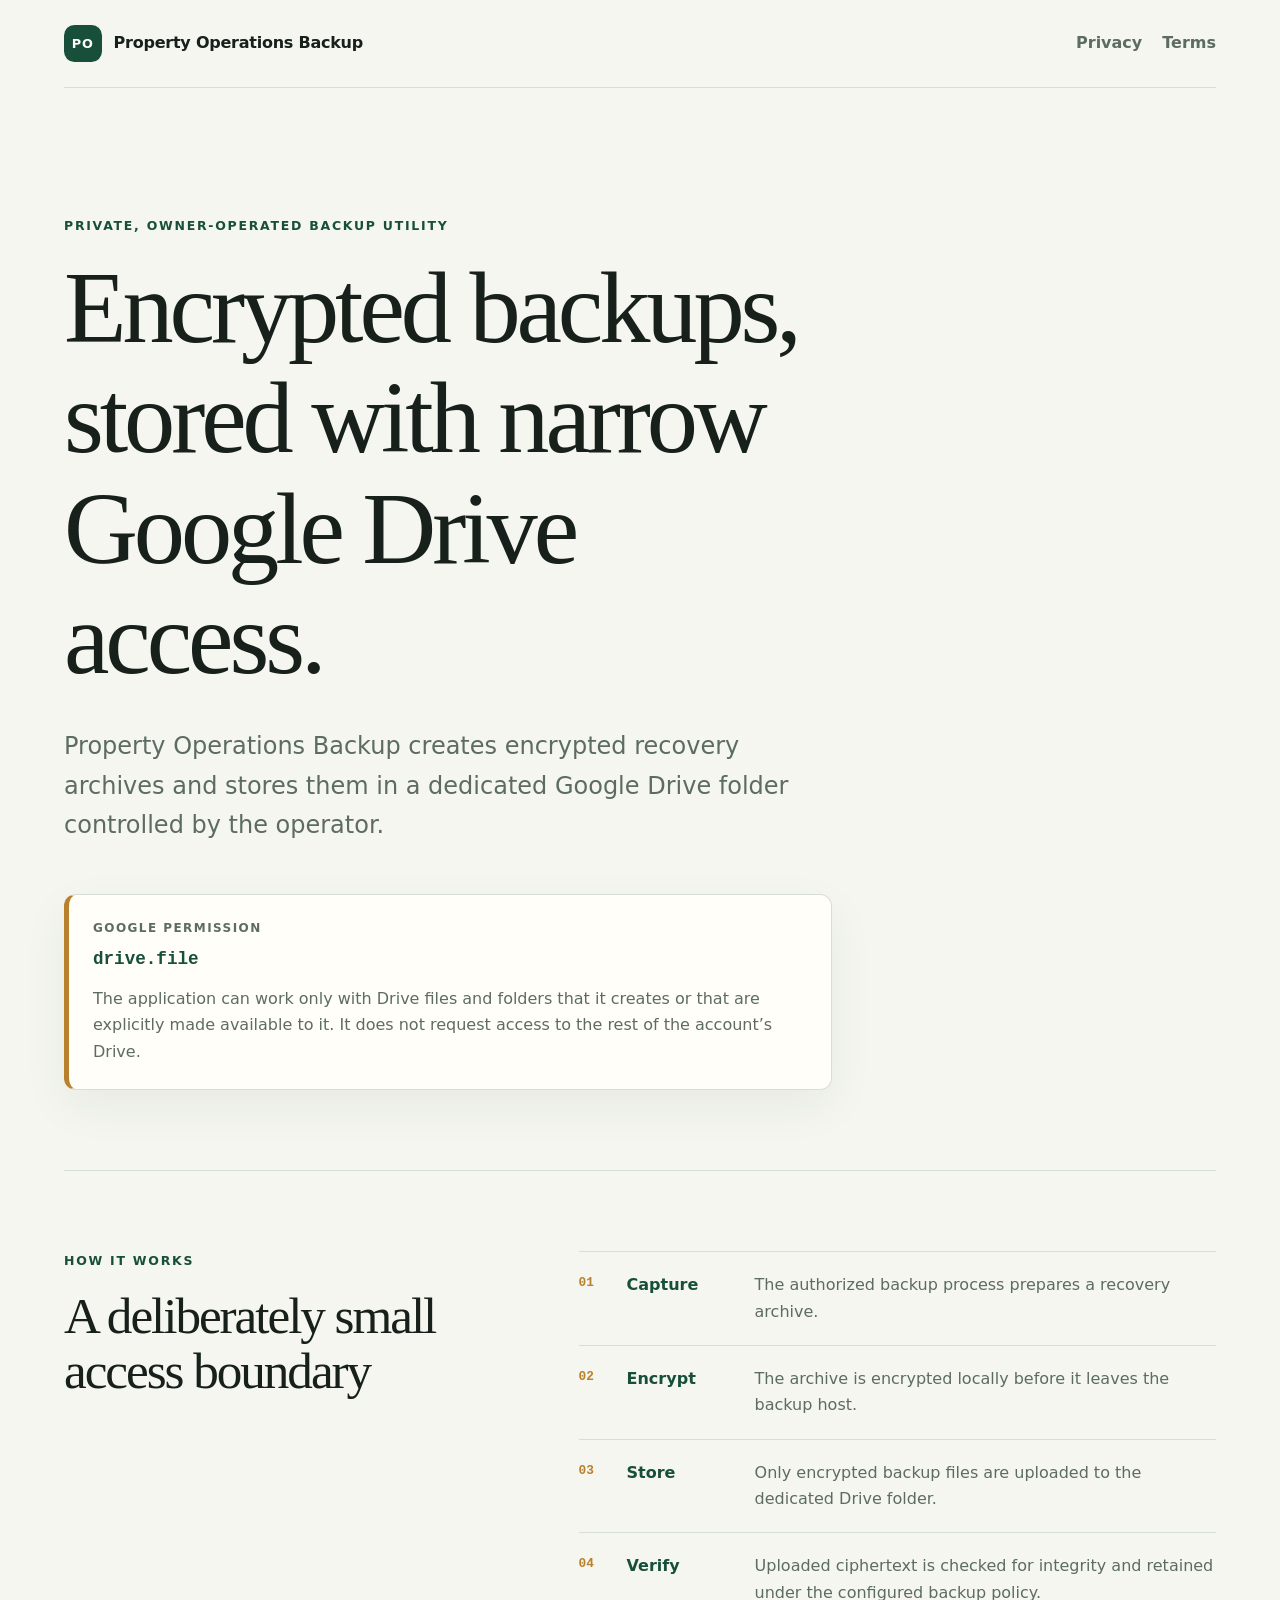
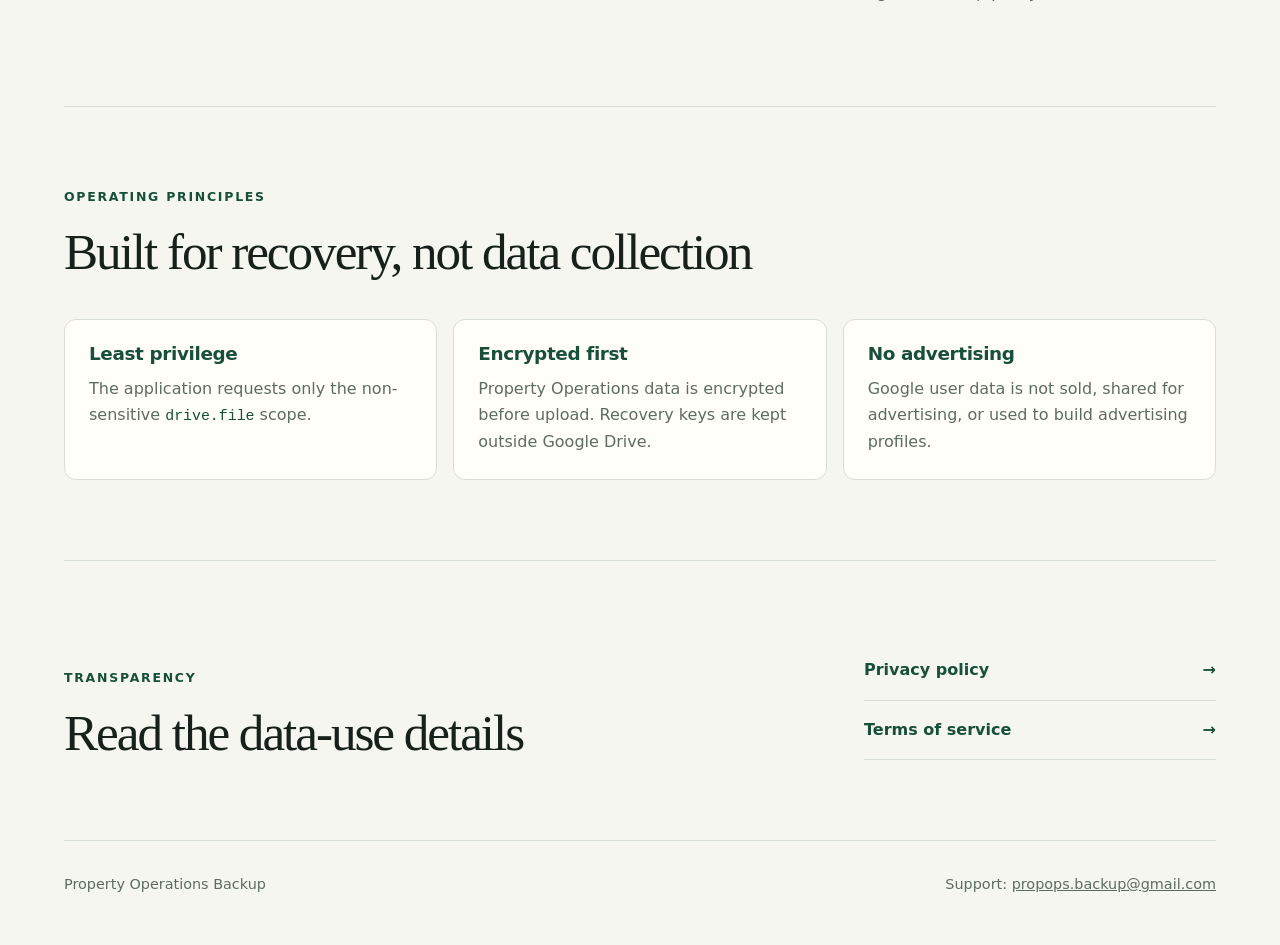
<file: index.html>
<!doctype html>
<html lang="en">
<head>
  <meta charset="utf-8">
  <meta name="viewport" content="width=device-width, initial-scale=1">
  <meta name="description" content="Information about the private Property Operations Backup application and its use of Google Drive.">
  <title>Property Operations Backup</title>
  <link rel="stylesheet" href="./styles.css">
</head>
<body>
  <header class="site-header">
    <a class="brand" href="./" aria-label="Property Operations Backup home">
      <span class="brand-mark" aria-hidden="true">PO</span>
      <span>Property Operations Backup</span>
    </a>
    <nav aria-label="Primary navigation">
      <a href="./privacy/">Privacy</a>
      <a href="./terms/">Terms</a>
    </nav>
  </header>

  <main>
    <section class="hero">
      <p class="eyebrow">Private, owner-operated backup utility</p>
      <h1>Encrypted backups, stored with narrow Google Drive access.</h1>
      <p class="lede">Property Operations Backup creates encrypted recovery archives and stores them in a dedicated Google Drive folder controlled by the operator.</p>
      <div class="scope-card" aria-label="Google Drive permission summary">
        <span class="scope-label">Google permission</span>
        <code>drive.file</code>
        <p>The application can work only with Drive files and folders that it creates or that are explicitly made available to it. It does not request access to the rest of the account’s Drive.</p>
      </div>
    </section>

    <section class="process" aria-labelledby="process-title">
      <div>
        <p class="eyebrow">How it works</p>
        <h2 id="process-title">A deliberately small access boundary</h2>
      </div>
      <ol>
        <li><strong>Capture</strong><span>The authorized backup process prepares a recovery archive.</span></li>
        <li><strong>Encrypt</strong><span>The archive is encrypted locally before it leaves the backup host.</span></li>
        <li><strong>Store</strong><span>Only encrypted backup files are uploaded to the dedicated Drive folder.</span></li>
        <li><strong>Verify</strong><span>Uploaded ciphertext is checked for integrity and retained under the configured backup policy.</span></li>
      </ol>
    </section>

    <section class="principles" aria-labelledby="principles-title">
      <p class="eyebrow">Operating principles</p>
      <h2 id="principles-title">Built for recovery, not data collection</h2>
      <div class="principle-grid">
        <article><h3>Least privilege</h3><p>The application requests only the non-sensitive <code>drive.file</code> scope.</p></article>
        <article><h3>Encrypted first</h3><p>Property Operations data is encrypted before upload. Recovery keys are kept outside Google Drive.</p></article>
        <article><h3>No advertising</h3><p>Google user data is not sold, shared for advertising, or used to build advertising profiles.</p></article>
      </div>
    </section>

    <section class="policy-callout" aria-labelledby="policy-title">
      <div>
        <p class="eyebrow">Transparency</p>
        <h2 id="policy-title">Read the data-use details</h2>
      </div>
      <div class="policy-links">
        <a href="./privacy/">Privacy policy <span aria-hidden="true">→</span></a>
        <a href="./terms/">Terms of service <span aria-hidden="true">→</span></a>
      </div>
    </section>
  </main>

  <footer>
    <p>Property Operations Backup</p>
    <p>Support: <a href="mailto:propops.backup@gmail.com">propops.backup@gmail.com</a></p>
  </footer>
</body>
</html>
</file>
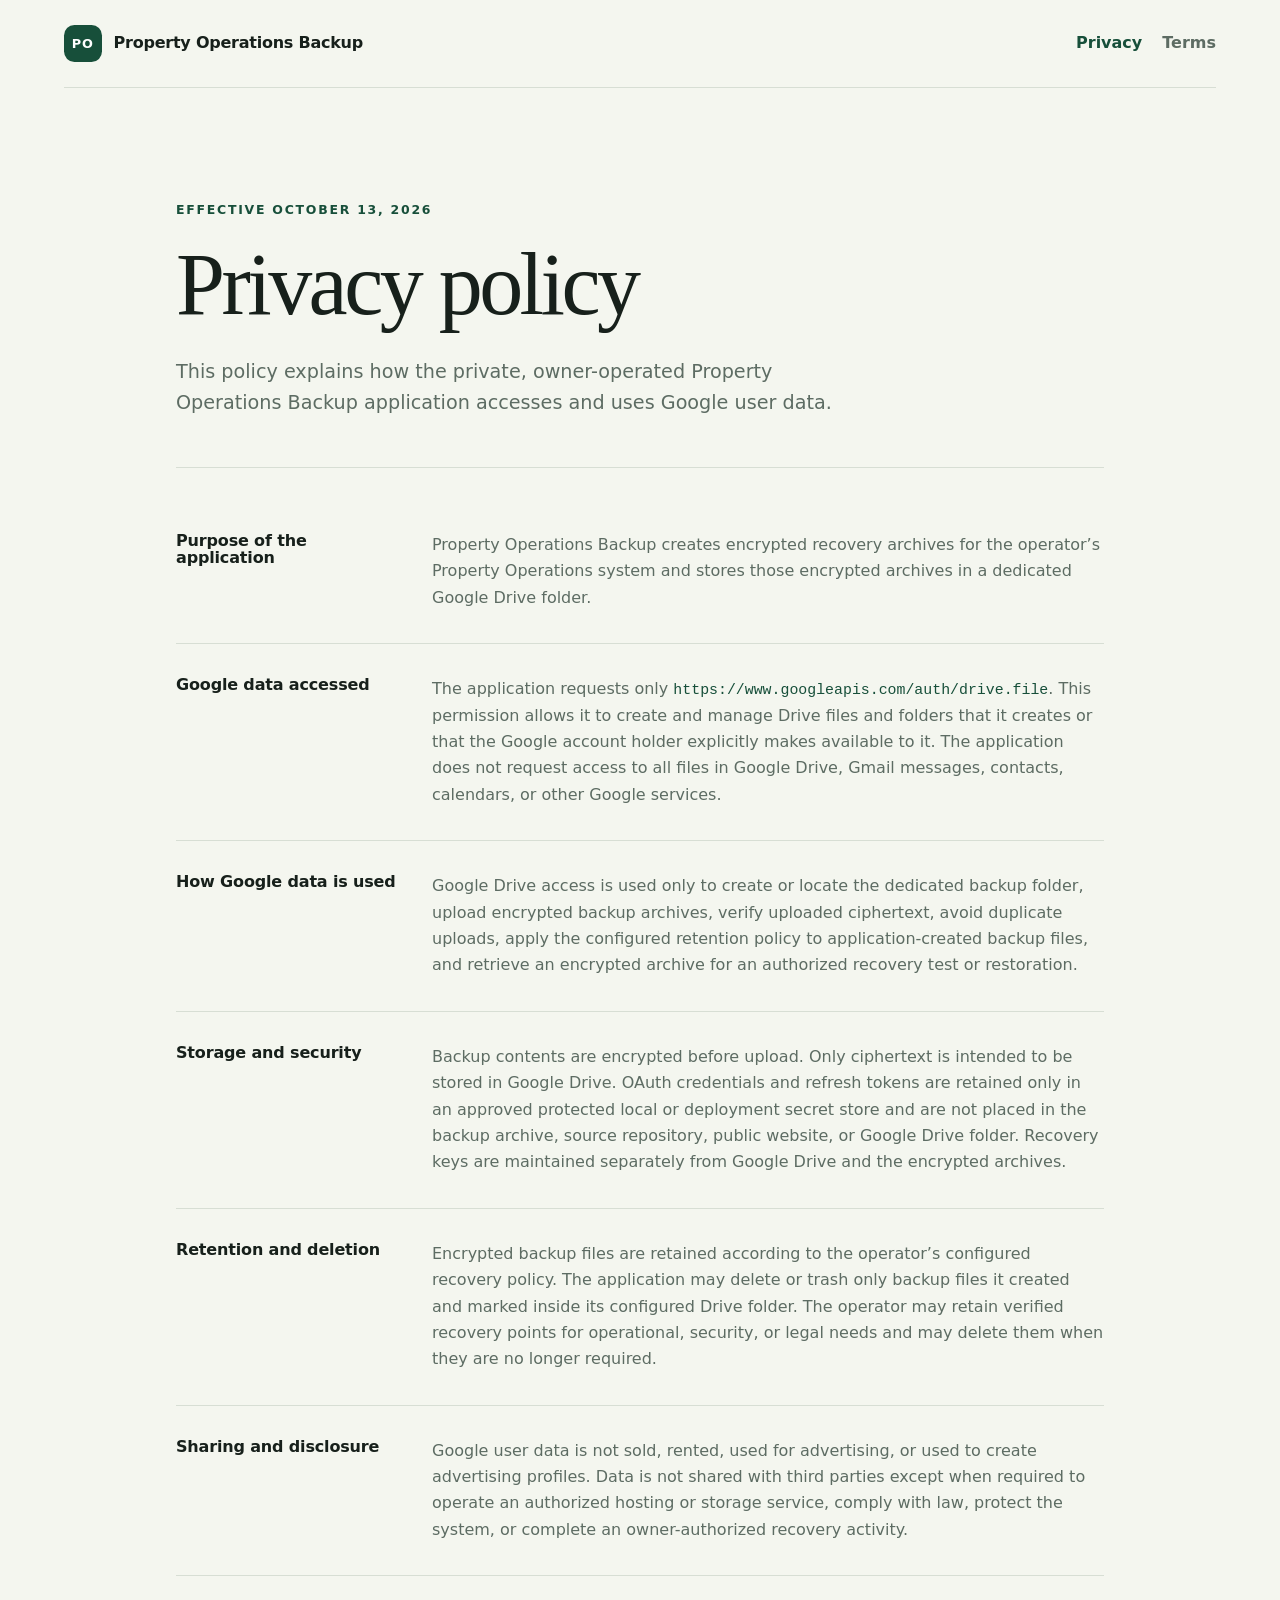
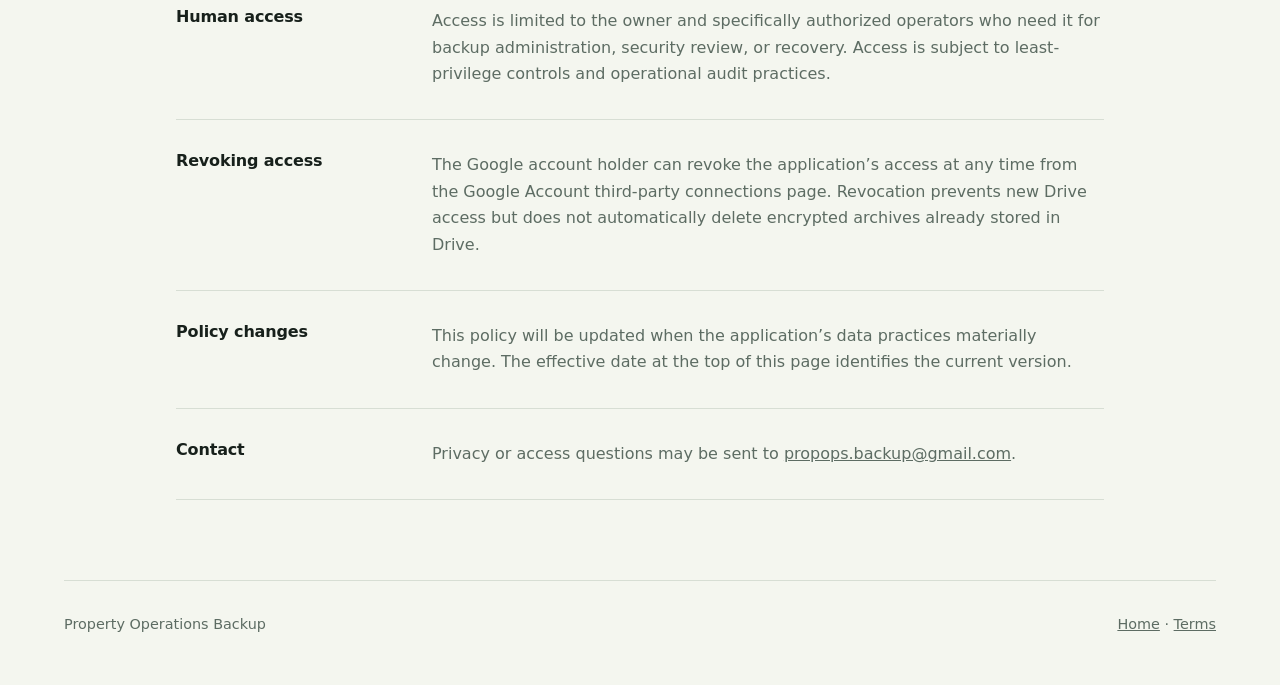
<file: privacy/index.html>
<!doctype html>
<html lang="en">
<head>
  <meta charset="utf-8">
  <meta name="viewport" content="width=device-width, initial-scale=1">
  <meta name="description" content="Privacy policy for Property Operations Backup.">
  <title>Privacy Policy | Property Operations Backup</title>
  <link rel="stylesheet" href="../styles.css">
</head>
<body>
  <header class="site-header">
    <a class="brand" href="../" aria-label="Property Operations Backup home"><span class="brand-mark" aria-hidden="true">PO</span><span>Property Operations Backup</span></a>
    <nav aria-label="Primary navigation"><a aria-current="page" href="./">Privacy</a><a href="../terms/">Terms</a></nav>
  </header>
  <main class="policy-page">
    <header class="policy-heading"><p class="eyebrow">Effective October 13, 2026</p><h1>Privacy policy</h1><p>This policy explains how the private, owner-operated Property Operations Backup application accesses and uses Google user data.</p></header>
    <article class="policy-body">
      <section><h2>Purpose of the application</h2><p>Property Operations Backup creates encrypted recovery archives for the operator’s Property Operations system and stores those encrypted archives in a dedicated Google Drive folder.</p></section>
      <section><h2>Google data accessed</h2><p>The application requests only <code>https://www.googleapis.com/auth/drive.file</code>. This permission allows it to create and manage Drive files and folders that it creates or that the Google account holder explicitly makes available to it. The application does not request access to all files in Google Drive, Gmail messages, contacts, calendars, or other Google services.</p></section>
      <section><h2>How Google data is used</h2><p>Google Drive access is used only to create or locate the dedicated backup folder, upload encrypted backup archives, verify uploaded ciphertext, avoid duplicate uploads, apply the configured retention policy to application-created backup files, and retrieve an encrypted archive for an authorized recovery test or restoration.</p></section>
      <section><h2>Storage and security</h2><p>Backup contents are encrypted before upload. Only ciphertext is intended to be stored in Google Drive. OAuth credentials and refresh tokens are retained only in an approved protected local or deployment secret store and are not placed in the backup archive, source repository, public website, or Google Drive folder. Recovery keys are maintained separately from Google Drive and the encrypted archives.</p></section>
      <section><h2>Retention and deletion</h2><p>Encrypted backup files are retained according to the operator’s configured recovery policy. The application may delete or trash only backup files it created and marked inside its configured Drive folder. The operator may retain verified recovery points for operational, security, or legal needs and may delete them when they are no longer required.</p></section>
      <section><h2>Sharing and disclosure</h2><p>Google user data is not sold, rented, used for advertising, or used to create advertising profiles. Data is not shared with third parties except when required to operate an authorized hosting or storage service, comply with law, protect the system, or complete an owner-authorized recovery activity.</p></section>
      <section><h2>Human access</h2><p>Access is limited to the owner and specifically authorized operators who need it for backup administration, security review, or recovery. Access is subject to least-privilege controls and operational audit practices.</p></section>
      <section><h2>Revoking access</h2><p>The Google account holder can revoke the application’s access at any time from the Google Account third-party connections page. Revocation prevents new Drive access but does not automatically delete encrypted archives already stored in Drive.</p></section>
      <section><h2>Policy changes</h2><p>This policy will be updated when the application’s data practices materially change. The effective date at the top of this page identifies the current version.</p></section>
      <section><h2>Contact</h2><p>Privacy or access questions may be sent to <a href="mailto:propops.backup@gmail.com">propops.backup@gmail.com</a>.</p></section>
    </article>
  </main>
  <footer><p>Property Operations Backup</p><p><a href="../">Home</a> · <a href="../terms/">Terms</a></p></footer>
</body>
</html>
</file>
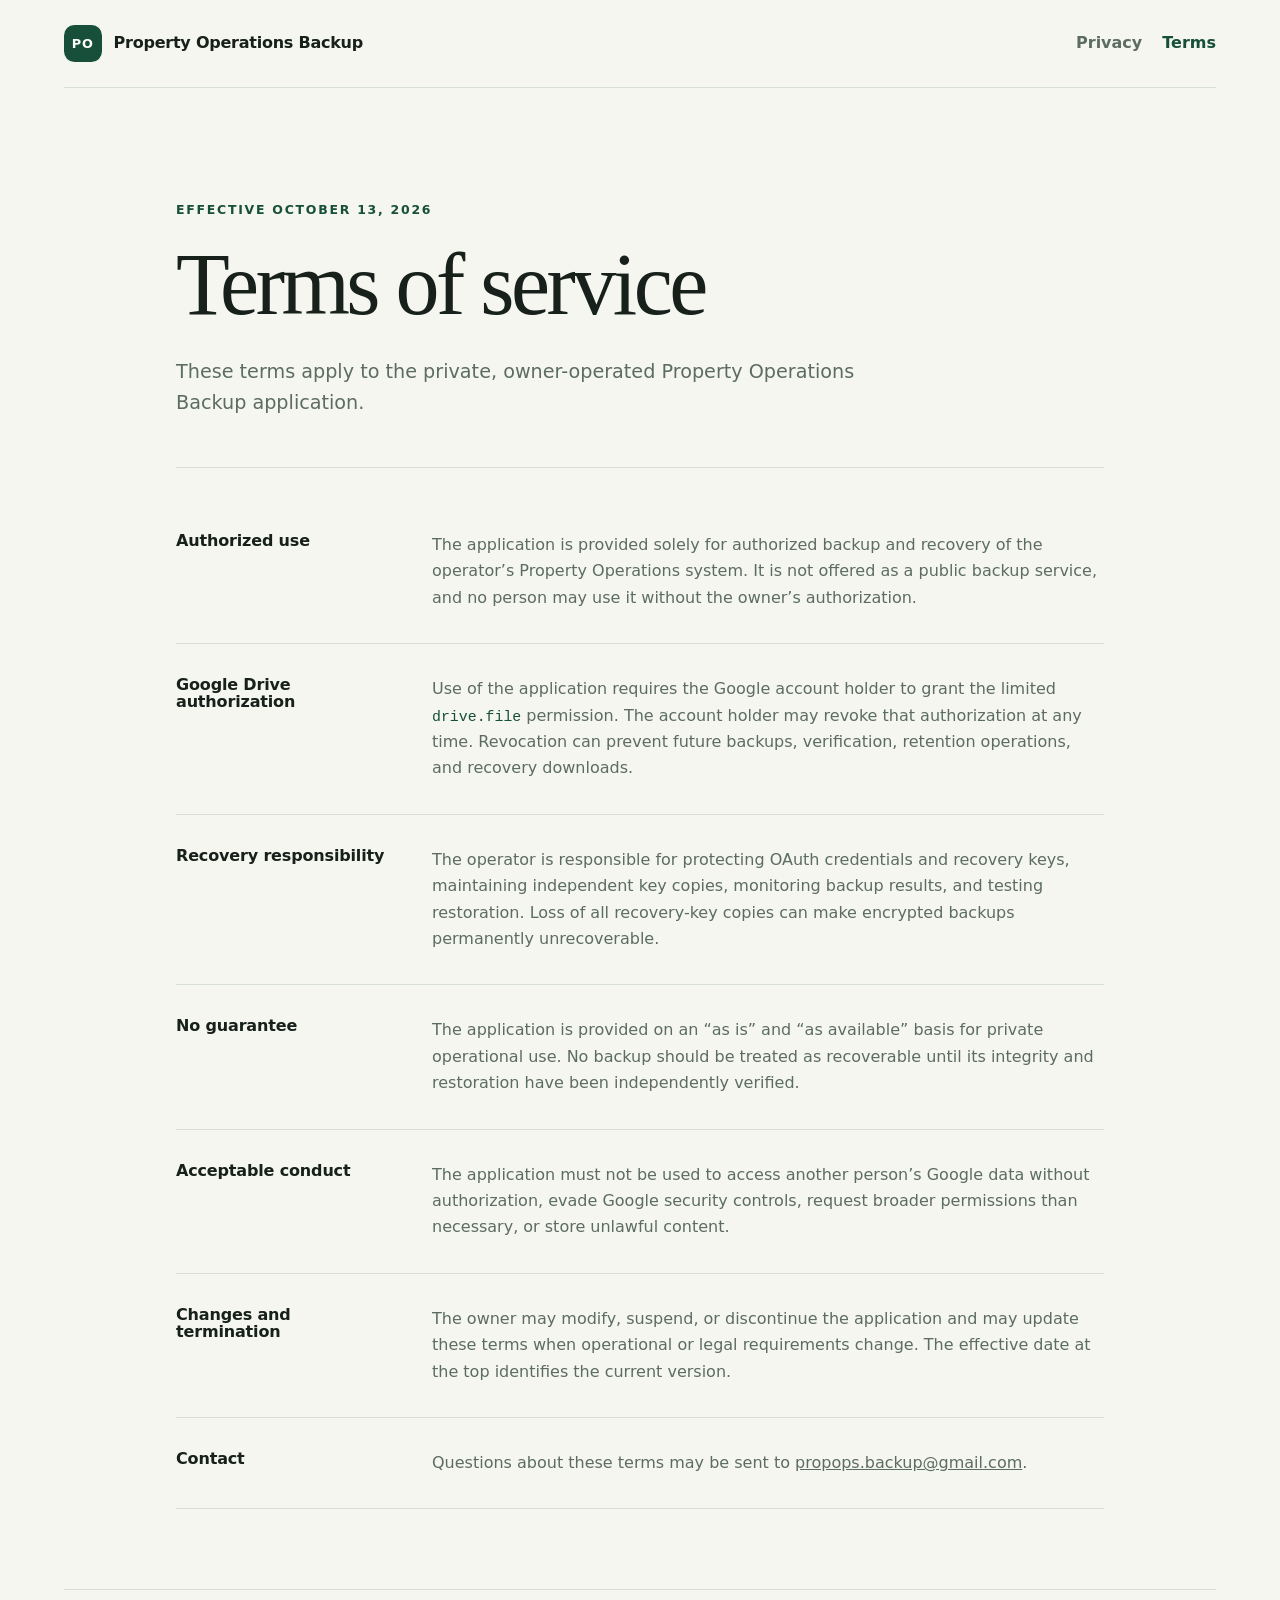
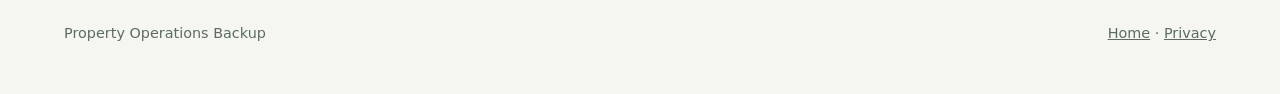
<file: terms/index.html>
<!doctype html>
<html lang="en">
<head>
  <meta charset="utf-8">
  <meta name="viewport" content="width=device-width, initial-scale=1">
  <meta name="description" content="Terms of service for Property Operations Backup.">
  <title>Terms of Service | Property Operations Backup</title>
  <link rel="stylesheet" href="../styles.css">
</head>
<body>
  <header class="site-header">
    <a class="brand" href="../" aria-label="Property Operations Backup home"><span class="brand-mark" aria-hidden="true">PO</span><span>Property Operations Backup</span></a>
    <nav aria-label="Primary navigation"><a href="../privacy/">Privacy</a><a aria-current="page" href="./">Terms</a></nav>
  </header>
  <main class="policy-page">
    <header class="policy-heading"><p class="eyebrow">Effective October 13, 2026</p><h1>Terms of service</h1><p>These terms apply to the private, owner-operated Property Operations Backup application.</p></header>
    <article class="policy-body">
      <section><h2>Authorized use</h2><p>The application is provided solely for authorized backup and recovery of the operator’s Property Operations system. It is not offered as a public backup service, and no person may use it without the owner’s authorization.</p></section>
      <section><h2>Google Drive authorization</h2><p>Use of the application requires the Google account holder to grant the limited <code>drive.file</code> permission. The account holder may revoke that authorization at any time. Revocation can prevent future backups, verification, retention operations, and recovery downloads.</p></section>
      <section><h2>Recovery responsibility</h2><p>The operator is responsible for protecting OAuth credentials and recovery keys, maintaining independent key copies, monitoring backup results, and testing restoration. Loss of all recovery-key copies can make encrypted backups permanently unrecoverable.</p></section>
      <section><h2>No guarantee</h2><p>The application is provided on an “as is” and “as available” basis for private operational use. No backup should be treated as recoverable until its integrity and restoration have been independently verified.</p></section>
      <section><h2>Acceptable conduct</h2><p>The application must not be used to access another person’s Google data without authorization, evade Google security controls, request broader permissions than necessary, or store unlawful content.</p></section>
      <section><h2>Changes and termination</h2><p>The owner may modify, suspend, or discontinue the application and may update these terms when operational or legal requirements change. The effective date at the top identifies the current version.</p></section>
      <section><h2>Contact</h2><p>Questions about these terms may be sent to <a href="mailto:propops.backup@gmail.com">propops.backup@gmail.com</a>.</p></section>
    </article>
  </main>
  <footer><p>Property Operations Backup</p><p><a href="../">Home</a> · <a href="../privacy/">Privacy</a></p></footer>
</body>
</html>
</file>
<file: styles.css>
:root {
  color-scheme: light;
  --ink: #17201b;
  --muted: #5d6c63;
  --paper: #f4f6ef;
  --card: #fffef9;
  --line: #d7ded4;
  --green: #174f3a;
  --green-soft: #dcece2;
  --gold: #b9802e;
  --max: 72rem;
}

* { box-sizing: border-box; }

html { scroll-behavior: smooth; }

body {
  margin: 0;
  background: var(--paper);
  color: var(--ink);
  font-family: Inter, ui-sans-serif, system-ui, -apple-system, BlinkMacSystemFont, "Segoe UI", sans-serif;
  line-height: 1.65;
}

a { color: inherit; }

.site-header,
footer,
main {
  width: min(calc(100% - 2.5rem), var(--max));
  margin-inline: auto;
}

.site-header {
  min-height: 5.5rem;
  display: flex;
  align-items: center;
  justify-content: space-between;
  gap: 1.5rem;
  border-bottom: 1px solid var(--line);
}

.brand {
  display: inline-flex;
  align-items: center;
  gap: .75rem;
  font-weight: 750;
  text-decoration: none;
  letter-spacing: -.015em;
}

.brand-mark {
  display: grid;
  place-items: center;
  width: 2.35rem;
  aspect-ratio: 1;
  border-radius: .65rem;
  background: var(--green);
  color: white;
  font-size: .8rem;
  letter-spacing: .08em;
}

nav { display: flex; gap: 1.25rem; }
nav a { color: var(--muted); text-decoration: none; font-weight: 650; }
nav a:hover, nav a:focus-visible, nav a[aria-current="page"] { color: var(--green); }

.hero { padding: clamp(4.5rem, 10vw, 8.5rem) 0 5rem; }
.eyebrow { margin: 0 0 1rem; color: var(--green); font-size: .78rem; font-weight: 800; letter-spacing: .14em; text-transform: uppercase; }
h1, h2, h3 { line-height: 1.08; letter-spacing: -.04em; }
h1 { max-width: 15ch; margin: 0; font-family: Georgia, "Times New Roman", serif; font-size: clamp(3rem, 8vw, 6.8rem); font-weight: 500; }
.lede { max-width: 46rem; margin: 2rem 0 0; color: var(--muted); font-size: clamp(1.15rem, 2.3vw, 1.5rem); }

.scope-card {
  max-width: 48rem;
  margin-top: 3rem;
  padding: 1.5rem;
  background: var(--card);
  border: 1px solid var(--line);
  border-left: .35rem solid var(--gold);
  border-radius: .75rem;
  box-shadow: 0 1rem 3rem rgb(34 55 43 / 6%);
}
.scope-label { display: block; color: var(--muted); font-size: .75rem; font-weight: 800; letter-spacing: .12em; text-transform: uppercase; }
code { color: var(--green); font-family: "SFMono-Regular", Consolas, monospace; font-size: .93em; }
.scope-card > code { display: block; margin-top: .4rem; font-size: 1.1rem; font-weight: 700; }
.scope-card p { margin: .75rem 0 0; color: var(--muted); }

.process, .principles, .policy-callout {
  padding: 5rem 0;
  border-top: 1px solid var(--line);
}

.process { display: grid; grid-template-columns: .8fr 1.2fr; gap: clamp(2rem, 7vw, 7rem); }
h2 { margin: 0; font-family: Georgia, "Times New Roman", serif; font-size: clamp(2rem, 4vw, 3.4rem); font-weight: 500; }
.process ol { margin: 0; padding: 0; list-style: none; counter-reset: step; }
.process li { counter-increment: step; display: grid; grid-template-columns: 2rem 7rem 1fr; gap: 1rem; padding: 1.25rem 0; border-top: 1px solid var(--line); }
.process li::before { content: "0" counter(step); color: var(--gold); font: 700 .8rem/1.65 ui-monospace, monospace; }
.process li strong { color: var(--green); }
.process li span { color: var(--muted); }

.principle-grid { display: grid; grid-template-columns: repeat(3, 1fr); gap: 1rem; margin-top: 2.5rem; }
.principle-grid article { padding: 1.5rem; background: var(--card); border: 1px solid var(--line); border-radius: .75rem; }
.principle-grid h3 { margin: 0; color: var(--green); font-size: 1.15rem; letter-spacing: -.02em; }
.principle-grid p { margin: .75rem 0 0; color: var(--muted); }

.policy-callout { display: flex; justify-content: space-between; align-items: end; gap: 2rem; }
.policy-links { min-width: min(100%, 22rem); display: grid; }
.policy-links a { display: flex; justify-content: space-between; gap: 2rem; padding: 1rem 0; border-bottom: 1px solid var(--line); color: var(--green); font-weight: 750; text-decoration: none; }

.policy-page { max-width: 58rem; }
.policy-heading { padding: clamp(4rem, 9vw, 7rem) 0 3rem; border-bottom: 1px solid var(--line); }
.policy-heading h1 { max-width: none; font-size: clamp(3rem, 7vw, 5.5rem); }
.policy-heading > p:last-child { max-width: 43rem; margin: 1.5rem 0 0; color: var(--muted); font-size: 1.2rem; }
.policy-body { padding: 2rem 0 5rem; }
.policy-body section { display: grid; grid-template-columns: 14rem 1fr; gap: 2rem; padding: 2rem 0; border-bottom: 1px solid var(--line); }
.policy-body h2 { font-family: inherit; font-size: 1rem; font-weight: 800; letter-spacing: -.01em; }
.policy-body p { margin: 0; color: var(--muted); }
.placeholder { color: #8a4f14; font-weight: 800; }

footer {
  display: flex;
  justify-content: space-between;
  gap: 1rem;
  padding: 2rem 0 3rem;
  border-top: 1px solid var(--line);
  color: var(--muted);
  font-size: .9rem;
}
footer p { margin: 0; }

:focus-visible { outline: 3px solid var(--gold); outline-offset: 4px; }

@media (max-width: 720px) {
  .site-header { align-items: flex-start; padding: 1.25rem 0; }
  .brand { max-width: 13rem; }
  nav { gap: .8rem; }
  .process, .policy-body section { grid-template-columns: 1fr; gap: 1rem; }
  .process li { grid-template-columns: 2rem 5.5rem 1fr; }
  .principle-grid { grid-template-columns: 1fr; }
  .policy-callout, footer { align-items: flex-start; flex-direction: column; }
}

@media (prefers-reduced-motion: reduce) { html { scroll-behavior: auto; } }
</file>
